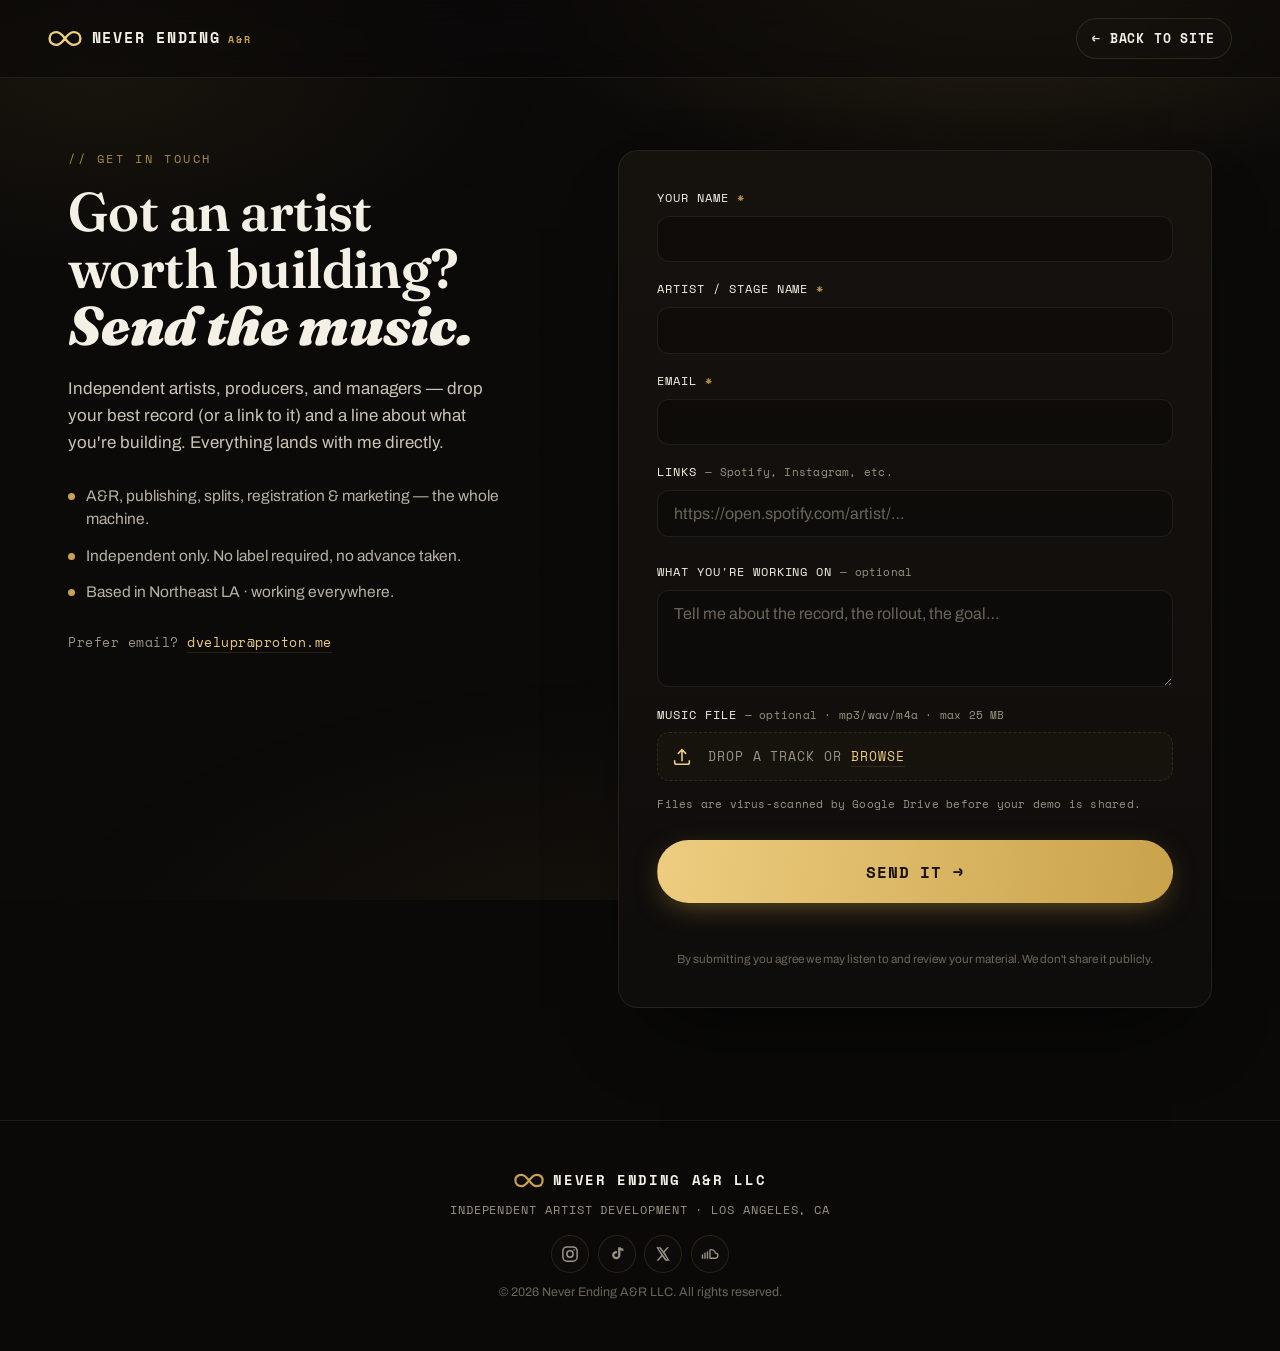
<file: contact.html>
<!DOCTYPE html>
<html lang="en">
<head>
<!-- Google tag (gtag.js) -->
<script async src="https://www.googletagmanager.com/gtag/js?id=G-Z8E3VLDGFQ"></script>
<script>
  window.dataLayer = window.dataLayer || [];
  function gtag(){dataLayer.push(arguments);}
  gtag('js', new Date());

  gtag('config', 'G-Z8E3VLDGFQ');
</script>
<meta charset="UTF-8" />
<meta name="viewport" content="width=device-width, initial-scale=1.0" />
<title>Contact — Never Ending A&R · Send your music</title>
<meta name="description" content="Submit your music to Never Ending A&R — independent artist development out of Los Angeles. Upload a demo or drop a link and start a conversation." />
<link rel="icon" href="favicon.svg" type="image/svg+xml" />
<link rel="apple-touch-icon" href="assets/img/apple-touch-icon.png" />
<link rel="canonical" href="https://neverending-ar.com/contact.html" />
<meta property="og:site_name" content="Never Ending A&R" />
<meta property="og:title" content="Contact — Never Ending A&R" />
<meta property="og:description" content="Send your music to Never Ending A&R. Independent artist development, Los Angeles." />
<meta property="og:type" content="website" />
<meta property="og:url" content="https://neverending-ar.com/contact.html" />
<meta property="og:image" content="https://neverending-ar.com/assets/img/og-card.png" />
<meta property="og:image:width" content="1200" />
<meta property="og:image:height" content="630" />
<meta property="og:image:alt" content="Never Ending A&R — Independent artists. Major-label numbers." />
<meta name="twitter:card" content="summary_large_image" />
<meta name="twitter:image" content="https://neverending-ar.com/assets/img/og-card.png" />
<meta name="robots" content="index,follow" />
<link rel="preconnect" href="https://fonts.googleapis.com" />
<link rel="preconnect" href="https://fonts.gstatic.com" crossorigin />
<link href="https://fonts.googleapis.com/css2?family=Fraunces:ital,opsz,wght@0,9..144,400;0,9..144,600;0,9..144,900;1,9..144,500;1,9..144,900&family=Archivo:wght@400;500;600;700&family=Space+Mono:wght@400;700&display=swap" rel="stylesheet" />
<link rel="stylesheet" href="styles.css" />
</head>
<body>

<div class="grain" aria-hidden="true"></div>
<div class="glow" aria-hidden="true"></div>

<!-- NAV -->
<header class="nav" id="top">
  <a class="brand" href="index.html" aria-label="Never Ending home">
    <span class="brand-mark" aria-hidden="true">
      <svg viewBox="0 0 64 32" width="34" height="17"><path d="M16 28C8.3 28 3 23.6 3 16S8.3 4 16 4c6 0 9.6 3.4 16 12 6.4 8.6 10 12 16 12 7.7 0 13-4.4 13-12S55.7 4 48 4c-6 0-9.6 3.4-16 12-6.4 8.6-10 12-16 12Z" fill="none" stroke="currentColor" stroke-width="4.5" stroke-linecap="round"/></svg>
    </span>
    <span class="brand-text">NEVER ENDING<em>A&amp;R</em></span>
  </a>
  <a class="btn btn-ghost nav-cta" href="index.html">← Back to site</a>
  <button class="nav-toggle" id="navToggle" aria-label="Open menu" aria-expanded="false" aria-controls="mobileMenu">
    <span></span><span></span><span></span>
  </button>
</header>

<!-- MOBILE MENU -->
<div class="mobile-menu" id="mobileMenu" aria-hidden="true">
  <a class="btn btn-gold mm-cta" href="index.html">← Back to site</a>
  <p class="mm-follow-label">Follow YFEGUERO</p>
  <div class="socials mm-socials" aria-label="YFEGUERO on social">
    <a class="social" href="https://instagram.com/youngflyess" target="_blank" rel="noopener" aria-label="Instagram — @youngflyess">
      <svg viewBox="0 0 24 24" width="18" height="18" fill="none" stroke="currentColor" stroke-width="2" aria-hidden="true"><rect x="2.5" y="2.5" width="19" height="19" rx="5.5"/><circle cx="12" cy="12" r="4.2"/><circle cx="17.6" cy="6.4" r="1.1" fill="currentColor" stroke="none"/></svg>
    </a>
    <a class="social" href="https://tiktok.com/@youngflyess" target="_blank" rel="noopener" aria-label="TikTok — @youngflyess">
      <svg viewBox="0 0 24 24" width="18" height="18" fill="currentColor" aria-hidden="true"><path d="M16.5 3a5.6 5.6 0 0 0 4 1.9V8.1a8.8 8.8 0 0 1-4-1.05v6.45a5.5 5.5 0 1 1-5.5-5.5c.3 0 .6.02.9.07v3.12a2.5 2.5 0 1 0 1.6 2.33V3h3Z"/></svg>
    </a>
    <a class="social" href="https://www.youtube.com/@YFEGUERO?sub_confirmation=1" target="_blank" rel="noopener" aria-label="YouTube">
      <svg viewBox="0 0 24 24" width="20" height="20" fill="currentColor" aria-hidden="true"><path d="M23 12s0-3.2-.4-4.7a2.5 2.5 0 0 0-1.7-1.7C19.4 5.2 12 5.2 12 5.2s-7.4 0-8.9.4A2.5 2.5 0 0 0 1.4 7.3C1 8.8 1 12 1 12s0 3.2.4 4.7a2.5 2.5 0 0 0 1.7 1.7c1.5.4 8.9.4 8.9.4s7.4 0 8.9-.4a2.5 2.5 0 0 0 1.7-1.7C23 15.2 23 12 23 12ZM9.8 15.3V8.7l5.7 3.3-5.7 3.3Z"/></svg>
    </a>
    <a class="social" href="https://x.com/YoungFlyEss" target="_blank" rel="noopener" aria-label="X — @YoungFlyEss">
      <svg viewBox="0 0 24 24" width="16" height="16" fill="currentColor" aria-hidden="true"><path d="M18.2 2H21l-6.6 7.5L22 22h-6.3l-4.9-6.4L5.1 22H2.3l7.1-8.1L2 2h6.4l4.4 5.9L18.2 2Zm-1.1 18h1.7L7 3.8H5.2L17.1 20Z"/></svg>
    </a>
    <a class="social" href="https://on.soundcloud.com/bAfDRpKDaygoxPuud" target="_blank" rel="noopener" aria-label="SoundCloud">
      <svg viewBox="0 0 24 24" width="20" height="20" fill="none" stroke="currentColor" stroke-width="1.7" stroke-linecap="round" stroke-linejoin="round" aria-hidden="true"><path d="M3 13v4M6 11v6M9 9.5v7.5M12 8v9h6.4a3 3 0 0 0 .1-6 5 5 0 0 0-6.5-4"/></svg>
    </a>
  </div>
</div>

<!-- FLOATING SOCIAL RAIL (wide desktop) -->
<aside class="social-rail" aria-label="Follow YFEGUERO">
  <span class="rail-label">FOLLOW</span>
  <a href="https://instagram.com/youngflyess" target="_blank" rel="noopener" aria-label="Instagram — @youngflyess">
    <svg viewBox="0 0 24 24" width="19" height="19" fill="none" stroke="currentColor" stroke-width="2" aria-hidden="true"><rect x="2.5" y="2.5" width="19" height="19" rx="5.5"/><circle cx="12" cy="12" r="4.2"/><circle cx="17.6" cy="6.4" r="1.1" fill="currentColor" stroke="none"/></svg>
  </a>
  <a href="https://tiktok.com/@youngflyess" target="_blank" rel="noopener" aria-label="TikTok — @youngflyess">
    <svg viewBox="0 0 24 24" width="19" height="19" fill="currentColor" aria-hidden="true"><path d="M16.5 3a5.6 5.6 0 0 0 4 1.9V8.1a8.8 8.8 0 0 1-4-1.05v6.45a5.5 5.5 0 1 1-5.5-5.5c.3 0 .6.02.9.07v3.12a2.5 2.5 0 1 0 1.6 2.33V3h3Z"/></svg>
  </a>
  <a href="https://www.youtube.com/@YFEGUERO?sub_confirmation=1" target="_blank" rel="noopener" aria-label="YouTube">
    <svg viewBox="0 0 24 24" width="21" height="21" fill="currentColor" aria-hidden="true"><path d="M23 12s0-3.2-.4-4.7a2.5 2.5 0 0 0-1.7-1.7C19.4 5.2 12 5.2 12 5.2s-7.4 0-8.9.4A2.5 2.5 0 0 0 1.4 7.3C1 8.8 1 12 1 12s0 3.2.4 4.7a2.5 2.5 0 0 0 1.7 1.7c1.5.4 8.9.4 8.9.4s7.4 0 8.9-.4a2.5 2.5 0 0 0 1.7-1.7C23 15.2 23 12 23 12ZM9.8 15.3V8.7l5.7 3.3-5.7 3.3Z"/></svg>
  </a>
  <a href="https://x.com/YoungFlyEss" target="_blank" rel="noopener" aria-label="X — @YoungFlyEss">
    <svg viewBox="0 0 24 24" width="17" height="17" fill="currentColor" aria-hidden="true"><path d="M18.2 2H21l-6.6 7.5L22 22h-6.3l-4.9-6.4L5.1 22H2.3l7.1-8.1L2 2h6.4l4.4 5.9L18.2 2Zm-1.1 18h1.7L7 3.8H5.2L17.1 20Z"/></svg>
  </a>
  <a href="https://on.soundcloud.com/bAfDRpKDaygoxPuud" target="_blank" rel="noopener" aria-label="SoundCloud">
    <svg viewBox="0 0 24 24" width="21" height="21" fill="none" stroke="currentColor" stroke-width="1.7" stroke-linecap="round" stroke-linejoin="round" aria-hidden="true"><path d="M3 13v4M6 11v6M9 9.5v7.5M12 8v9h6.4a3 3 0 0 0 .1-6 5 5 0 0 0-6.5-4"/></svg>
  </a>
</aside>

<main>
  <section class="section contact-page">
    <div class="contact-layout">

      <!-- LEFT: pitch -->
      <div class="contact-pitch reveal" data-d="0">
        <p class="kicker">// Get in touch</p>
        <h1 class="contact-title">Got an artist worth building?<br /><span class="serif-italic">Send the music.</span></h1>
        <p class="contact-lede">Independent artists, producers, and managers — drop your best record (or a link to it) and a line about what you're building. Everything lands with me directly.</p>
        <ul class="contact-points">
          <li><span class="cp-dot" aria-hidden="true"></span> A&amp;R, publishing, splits, registration &amp; marketing — the whole machine.</li>
          <li><span class="cp-dot" aria-hidden="true"></span> Independent only. No label required, no advance taken.</li>
          <li><span class="cp-dot" aria-hidden="true"></span> Based in Northeast LA · working everywhere.</li>
        </ul>
        <p class="contact-alt">Prefer email? <a href="mailto:dvelupr@proton.me?subject=Let%27s%20work%20—%20Never%20Ending%20A%26R">dvelupr@proton.me</a></p>
      </div>

      <!-- RIGHT: form -->
      <div class="contact-card reveal" data-d="1">
        <form id="contactForm" novalidate>
          <!-- honeypot -->
          <div class="hp" aria-hidden="true">
            <label>Company<input type="text" name="company" tabindex="-1" autocomplete="off" /></label>
          </div>

          <div class="field">
            <label for="f-name">Your name <span class="req">*</span></label>
            <input id="f-name" name="name" type="text" autocomplete="name" required />
          </div>

          <div class="field">
            <label for="f-artist">Artist / stage name <span class="req">*</span></label>
            <input id="f-artist" name="artist" type="text" required />
          </div>

          <div class="field">
            <label for="f-email">Email <span class="req">*</span></label>
            <input id="f-email" name="email" type="email" autocomplete="email" required />
          </div>

          <div class="field">
            <label for="f-links">Links <span class="opt">— Spotify, Instagram, etc.</span></label>
            <input id="f-links" name="links" type="text" inputmode="url" placeholder="https://open.spotify.com/artist/…" />
            <p class="field-note" id="links-note"></p>
          </div>

          <div class="field">
            <label for="f-message">What you're working on <span class="opt">— optional</span></label>
            <textarea id="f-message" name="message" rows="4" placeholder="Tell me about the record, the rollout, the goal…"></textarea>
          </div>

          <div class="field">
            <label for="f-file">Music file <span class="opt">— optional · mp3/wav/m4a · max 25 MB</span></label>
            <label class="dropzone" id="dropzone" for="f-file">
              <input id="f-file" name="file" type="file" accept=".mp3,.wav,.m4a,audio/mpeg,audio/wav,audio/x-wav,audio/mp4,audio/x-m4a" />
              <span class="dz-icon" aria-hidden="true">
                <svg viewBox="0 0 24 24" width="22" height="22" fill="none" stroke="currentColor" stroke-width="1.7" stroke-linecap="round" stroke-linejoin="round"><path d="M12 16V4m0 0 4 4m-4-4-4 4"/><path d="M4 16v2a2 2 0 0 0 2 2h12a2 2 0 0 0 2-2v-2"/></svg>
              </span>
              <span class="dz-text" id="dz-text">Drop a track or <u>browse</u></span>
            </label>
            <p class="field-note" id="file-note">Files are virus-scanned by Google Drive before your demo is shared.</p>
          </div>

          <button class="btn btn-gold btn-lg form-submit" type="submit" id="submitBtn">Send it →</button>

          <p class="form-status" id="formStatus" role="status" aria-live="polite"></p>
          <p class="form-fine">By submitting you agree we may listen to and review your material. We don't share it publicly.</p>
        </form>
      </div>

    </div>
  </section>
</main>

<footer class="footer">
  <div class="foot-brand">
    <span class="brand-mark" aria-hidden="true">
      <svg viewBox="0 0 64 32" width="30" height="15"><path d="M16 28C8.3 28 3 23.6 3 16S8.3 4 16 4c6 0 9.6 3.4 16 12 6.4 8.6 10 12 16 12 7.7 0 13-4.4 13-12S55.7 4 48 4c-6 0-9.6 3.4-16 12-6.4 8.6-10 12-16 12Z" fill="none" stroke="currentColor" stroke-width="4.5" stroke-linecap="round"/></svg>
    </span>
    NEVER ENDING A&amp;R LLC
  </div>
  <p class="foot-meta">Independent artist development · Los Angeles, CA</p>
  <div class="socials" aria-label="YFEGUERO on social">
    <a class="social" href="https://instagram.com/youngflyess" target="_blank" rel="noopener" aria-label="Instagram — @youngflyess">
      <svg viewBox="0 0 24 24" width="18" height="18" fill="none" stroke="currentColor" stroke-width="2" aria-hidden="true"><rect x="2.5" y="2.5" width="19" height="19" rx="5.5"/><circle cx="12" cy="12" r="4.2"/><circle cx="17.6" cy="6.4" r="1.1" fill="currentColor" stroke="none"/></svg>
    </a>
    <a class="social" href="https://tiktok.com/@youngflyess" target="_blank" rel="noopener" aria-label="TikTok — @youngflyess">
      <svg viewBox="0 0 24 24" width="18" height="18" fill="currentColor" aria-hidden="true"><path d="M16.5 3a5.6 5.6 0 0 0 4 1.9V8.1a8.8 8.8 0 0 1-4-1.05v6.45a5.5 5.5 0 1 1-5.5-5.5c.3 0 .6.02.9.07v3.12a2.5 2.5 0 1 0 1.6 2.33V3h3Z"/></svg>
    </a>
    <a class="social" href="https://x.com/YoungFlyEss" target="_blank" rel="noopener" aria-label="X — @YoungFlyEss">
      <svg viewBox="0 0 24 24" width="16" height="16" fill="currentColor" aria-hidden="true"><path d="M18.2 2H21l-6.6 7.5L22 22h-6.3l-4.9-6.4L5.1 22H2.3l7.1-8.1L2 2h6.4l4.4 5.9L18.2 2Zm-1.1 18h1.7L7 3.8H5.2L17.1 20Z"/></svg>
    </a>
    <a class="social" href="https://on.soundcloud.com/bAfDRpKDaygoxPuud" target="_blank" rel="noopener" aria-label="SoundCloud">
      <svg viewBox="0 0 24 24" width="20" height="20" fill="none" stroke="currentColor" stroke-width="1.7" stroke-linecap="round" stroke-linejoin="round" aria-hidden="true"><path d="M3 13v4M6 11v6M9 9.5v7.5M12 8v9h6.4a3 3 0 0 0 .1-6 5 5 0 0 0-6.5-4"/></svg>
    </a>
  </div>
  <p class="foot-copy">© 2026 Never Ending A&amp;R LLC. All rights reserved.</p>
</footer>

<script src="app.js"></script>
</body>
</html>
</file>
<file: styles.css>
/* ============================================================
   NEVER ENDING A&R — "After-hours / the receipts"
   Fraunces (editorial serif) · Archivo (grotesque) · Space Mono (data)
   ============================================================ */

:root{
  --bg:#0a0908;
  --bg-2:#0f0d0b;
  --panel:#15120e;
  --panel-2:#1b1712;
  --ink:#f5f0e6;
  --muted:#9c948684;
  --muted-2:#9b9384;
  --gold:#c9a24b;
  --gold-bright:#edcd80;
  --gold-deep:#8a6d2e;
  --chrome:#cfd4da;
  --line:rgba(201,162,75,.16);
  --line-2:rgba(245,240,230,.08);
  --green:#1db954;
  --maxw:1240px;
  --ease:cubic-bezier(.2,.7,.2,1);
}

*{box-sizing:border-box;margin:0;padding:0}
html{scroll-behavior:smooth}
body{
  background:var(--bg);
  color:var(--ink);
  font-family:"Archivo",system-ui,sans-serif;
  font-size:17px;
  line-height:1.6;
  -webkit-font-smoothing:antialiased;
  overflow-x:hidden;
  position:relative;
}
img{display:block;max-width:100%}
a{color:inherit;text-decoration:none}

/* ---- Atmosphere ---- */
.grain{
  position:fixed;inset:0;z-index:1;pointer-events:none;opacity:.05;mix-blend-mode:overlay;
  background-image:url("data:image/svg+xml,%3Csvg xmlns='http://www.w3.org/2000/svg' width='120' height='120'%3E%3Cfilter id='n'%3E%3CfeTurbulence type='fractalNoise' baseFrequency='.9' numOctaves='2'/%3E%3C/filter%3E%3Crect width='100%25' height='100%25' filter='url(%23n)'/%3E%3C/svg%3E");
}
.glow{
  position:fixed;inset:0;z-index:0;pointer-events:none;
  background:
    radial-gradient(60% 40% at 78% -5%, rgba(201,162,75,.16), transparent 70%),
    radial-gradient(50% 35% at 8% 8%, rgba(201,162,75,.07), transparent 70%),
    radial-gradient(70% 50% at 50% 110%, rgba(138,109,46,.10), transparent 70%);
}
main,.nav,.footer,.marquee{position:relative;z-index:2}

/* ---- Typography helpers ---- */
.serif-italic{font-family:"Fraunces",serif;font-style:italic;font-weight:900}
.kicker{font-family:"Space Mono",monospace;font-size:.74rem;letter-spacing:.22em;text-transform:uppercase;color:var(--gold);opacity:.85}
.eyebrow{font-family:"Space Mono",monospace;font-size:.76rem;letter-spacing:.2em;text-transform:uppercase;color:var(--muted-2)}

/* ---- Buttons ---- */
.btn{
  display:inline-flex;align-items:center;gap:.5em;
  font-family:"Space Mono",monospace;font-size:.82rem;letter-spacing:.06em;text-transform:uppercase;font-weight:700;
  padding:.95em 1.5em;border-radius:100px;border:1px solid transparent;
  transition:transform .35s var(--ease),background .35s,color .35s,border-color .35s,box-shadow .35s;
  cursor:pointer;white-space:nowrap;
}
.btn-gold{
  background:linear-gradient(100deg,var(--gold-bright),var(--gold));
  color:#1a1305;box-shadow:0 8px 30px -10px rgba(201,162,75,.6);
}
.btn-gold:hover{transform:translateY(-3px);box-shadow:0 14px 40px -10px rgba(201,162,75,.75)}
.btn-ghost{border-color:var(--line);color:var(--ink);background:rgba(255,255,255,.012)}
.btn-ghost:hover{border-color:var(--gold);color:var(--gold-bright);transform:translateY(-3px)}
.btn-lg{font-size:1rem;padding:1.15em 2em}

/* ---- NAV ---- */
.nav{
  position:sticky;top:0;z-index:100;
  display:flex;align-items:center;justify-content:space-between;gap:1rem;
  padding:1.1rem clamp(1.2rem,4vw,3rem);
  background:rgba(10,9,8,.55);backdrop-filter:blur(14px);
  border-bottom:1px solid var(--line-2);
}
.brand{display:flex;align-items:center;gap:.6rem;color:var(--ink)}
.brand-mark{color:var(--gold-bright);display:flex}
.brand-text{font-family:"Space Mono",monospace;font-weight:700;letter-spacing:.12em;font-size:.92rem;display:flex;align-items:baseline;gap:.5em}
.brand-text em{font-style:normal;color:var(--gold);font-size:.7em;letter-spacing:.18em}
.nav-cta{padding:.7em 1.2em}

/* ---- HERO ---- */
.hero{
  max-width:var(--maxw);margin:0 auto;
  padding:clamp(3rem,8vw,6.5rem) clamp(1.2rem,4vw,3rem) clamp(2rem,5vw,4rem);
  display:grid;grid-template-columns:1.15fr .85fr;gap:clamp(2rem,5vw,4rem);align-items:center;
}
.hero-copy{max-width:560px}
.hero h1{
  font-family:"Fraunces",serif;font-weight:900;line-height:.96;letter-spacing:-.02em;
  font-size:clamp(2.9rem,7vw,5.2rem);margin:.4rem 0 1.3rem;text-wrap:balance;
}
.lede{color:#cbc3b4;font-size:1.06rem;margin-bottom:2rem;max-width:46ch}
.hero-cta{display:flex;gap:.8rem;flex-wrap:wrap;margin-bottom:2.6rem}
.hero-stats{display:flex;gap:2.2rem;flex-wrap:wrap;padding-top:1.8rem;border-top:1px solid var(--line-2)}
.hero-stats dt{font-family:"Fraunces",serif;font-weight:900;font-size:2rem;color:var(--gold-bright);line-height:1}
.hero-stats dd{font-family:"Space Mono",monospace;font-size:.68rem;letter-spacing:.1em;text-transform:uppercase;color:var(--muted-2);margin-top:.5rem}

.hero-media{justify-self:end;width:100%}
.hero-frame{
  position:relative;border-radius:18px;overflow:hidden;
  border:1px solid var(--line);
  box-shadow:0 40px 80px -30px rgba(0,0,0,.8), inset 0 0 0 1px rgba(255,255,255,.03);
  aspect-ratio:3/3.6;
}
.hero-frame img{width:100%;height:100%;object-fit:cover;object-position:center 18%;filter:saturate(1.02) contrast(1.03)}
.hero-frame::after{content:"";position:absolute;inset:0;background:linear-gradient(180deg,transparent 55%,rgba(10,9,8,.55))}
.frame-tag{
  position:absolute;left:14px;top:14px;z-index:2;
  font-family:"Space Mono",monospace;font-size:.62rem;letter-spacing:.18em;
  padding:.4em .8em;border-radius:100px;background:rgba(10,9,8,.6);border:1px solid var(--line);color:var(--gold-bright);
  backdrop-filter:blur(6px);
}
.plaque-badge{
  position:absolute;right:16px;bottom:16px;z-index:2;
  display:flex;align-items:center;gap:.6rem;
  padding:.6rem .9rem;border-radius:14px;
  background:linear-gradient(135deg,rgba(237,205,128,.95),rgba(201,162,75,.9));
  color:#1a1305;box-shadow:0 14px 30px -12px rgba(0,0,0,.7);
}
.pb-num{font-family:"Fraunces",serif;font-weight:900;font-size:1.8rem;line-height:1}
.pb-label{font-family:"Space Mono",monospace;font-size:.56rem;letter-spacing:.12em;text-transform:uppercase;line-height:1.25}

/* ---- MARQUEE ---- */
.marquee{
  border-top:1px solid var(--line-2);border-bottom:1px solid var(--line-2);
  padding:1.1rem 0;overflow:hidden;white-space:nowrap;
  background:linear-gradient(90deg,rgba(201,162,75,.05),transparent 30%,transparent 70%,rgba(201,162,75,.05));
}
.marquee-track{display:inline-flex;align-items:center;gap:2rem;animation:scroll 32s linear infinite}
.marquee-track span{font-family:"Fraunces",serif;font-style:italic;font-weight:500;font-size:clamp(1.4rem,3vw,2.2rem);color:var(--ink)}
.marquee-track i{color:var(--gold);font-style:normal;font-size:1rem}
@keyframes scroll{to{transform:translateX(-50%)}}

/* ---- SECTION SHELL ---- */
.section{max-width:var(--maxw);margin:0 auto;padding:clamp(4rem,9vw,7rem) clamp(1.2rem,4vw,3rem)}
.section-head{max-width:780px;margin-bottom:clamp(2.4rem,5vw,3.6rem)}
.section-head h2{
  font-family:"Fraunces",serif;font-weight:600;line-height:1.04;letter-spacing:-.01em;
  font-size:clamp(1.9rem,4.4vw,3.2rem);margin-top:1rem;text-wrap:balance;
}

/* ---- CARDS ---- */
.cards{display:grid;grid-template-columns:repeat(3,1fr);gap:1rem}
.card{
  position:relative;padding:2rem 1.7rem 1.9rem;border-radius:16px;
  background:linear-gradient(180deg,var(--panel),var(--bg-2));
  border:1px solid var(--line-2);overflow:hidden;
  transition:transform .4s var(--ease),border-color .4s;
}
.card::before{content:"";position:absolute;inset:0;border-radius:16px;padding:1px;
  background:linear-gradient(140deg,rgba(201,162,75,.4),transparent 40%);
  -webkit-mask:linear-gradient(#000 0 0) content-box,linear-gradient(#000 0 0);-webkit-mask-composite:xor;mask-composite:exclude;
  opacity:0;transition:opacity .4s}
.card:hover{transform:translateY(-5px);border-color:transparent}
.card:hover::before{opacity:1}
.card-no{font-family:"Space Mono",monospace;font-size:.8rem;color:var(--gold);letter-spacing:.1em}
.card h3{font-family:"Fraunces",serif;font-weight:600;font-size:1.4rem;margin:.7rem 0 .7rem;line-height:1.1}
.card p{color:#b8b0a2;font-size:.96rem}
.card p em{color:var(--gold-bright);font-style:italic}
.card-quote{display:flex;flex-direction:column;justify-content:center;background:linear-gradient(140deg,rgba(201,162,75,.12),var(--bg-2))}
.cq{font-family:"Fraunces",serif;font-style:italic;font-weight:500;font-size:1.5rem;line-height:1.25}
.cq .g{color:var(--gold-bright)}
.cq-by{font-family:"Space Mono",monospace;font-size:.7rem;letter-spacing:.1em;color:var(--muted-2);margin-top:1rem;text-transform:uppercase}

/* ---- CASE STUDY ---- */
.case-grid{display:grid;grid-template-columns:1.3fr .7fr;gap:clamp(1.5rem,4vw,3rem);align-items:center;margin-bottom:clamp(2.5rem,5vw,4rem)}
.case-story p{color:#c4bcae;margin-bottom:1.1rem;font-size:1.05rem}
.case-story p strong{color:var(--ink)}
.case-story p em{color:var(--gold-bright);font-style:italic}
.case-story .btn{margin-top:.8rem}
.press-feature{display:flex;flex-direction:column;gap:.35rem;position:relative;
  margin:.4rem 0 1.4rem;padding:1rem 2.6rem 1rem 1.1rem;border-radius:12px;
  border:1px solid var(--line);border-left:3px solid var(--gold);background:rgba(201,162,75,.05);
  transition:background .35s,border-color .35s,transform .35s var(--ease)}
.press-feature:hover{background:rgba(201,162,75,.1);transform:translateY(-2px)}
.pf-label{font-family:"Space Mono",monospace;font-size:.64rem;letter-spacing:.13em;text-transform:uppercase;color:var(--gold)}
.pf-title{font-family:"Fraunces",serif;font-style:italic;font-weight:500;font-size:1.05rem;color:var(--ink);line-height:1.32}
.pf-go{position:absolute;right:1rem;top:1rem;color:var(--gold-bright);font-size:1.05rem;transition:transform .35s var(--ease)}
.press-feature:hover .pf-go{transform:translate(2px,-2px)}
.case-portrait{border-radius:16px;overflow:hidden;border:1px solid var(--line);box-shadow:0 30px 60px -28px rgba(0,0,0,.8)}
.case-portrait img{width:100%;aspect-ratio:3/3.4;object-fit:cover;object-position:center 25%}

.bigstats{display:grid;grid-template-columns:repeat(4,1fr);gap:1px;background:var(--line-2);
  border:1px solid var(--line-2);border-radius:16px;overflow:hidden;margin-bottom:clamp(2.5rem,5vw,4rem)}
.bigstat{background:var(--bg-2);padding:1.8rem 1.4rem;text-align:left}
.bs-num{display:block;font-family:"Fraunces",serif;font-weight:900;font-size:clamp(1.8rem,3.6vw,2.7rem);color:var(--gold-bright);line-height:1;letter-spacing:-.01em}
.bs-label{display:block;font-family:"Space Mono",monospace;font-size:.66rem;letter-spacing:.08em;text-transform:uppercase;color:var(--muted-2);margin-top:.7rem;line-height:1.4}

/* ---- TRACKS ---- */
.tracks .kicker{margin-bottom:1.2rem;display:block}
.track-list{list-style:none}
.track-list li{
  display:grid;grid-template-columns:34px 1.3fr 2fr auto;align-items:center;gap:1rem;
  padding:1.05rem .4rem;border-bottom:1px solid var(--line-2);
}
.t-rank{font-family:"Space Mono",monospace;color:var(--gold);font-size:.82rem}
.t-name{font-family:"Fraunces",serif;font-size:1.2rem;font-weight:600;display:flex;align-items:center;gap:.6rem;flex-wrap:wrap}
.t-tag{font-family:"Space Mono",monospace;font-style:normal;font-size:.58rem;letter-spacing:.08em;text-transform:uppercase;
  color:var(--gold-bright);border:1px solid var(--line);padding:.22em .6em;border-radius:100px}
.t-bar{height:7px;border-radius:100px;background:rgba(255,255,255,.05);overflow:hidden}
.t-bar i{display:block;height:100%;width:0;border-radius:100px;
  background:linear-gradient(90deg,var(--gold-deep),var(--gold-bright));
  transition:width 1.4s var(--ease)}
.t-num{font-family:"Space Mono",monospace;font-size:.95rem;color:var(--ink);text-align:right;min-width:96px}

/* ---- PROOF ---- */
.proof-grid{display:grid;grid-template-columns:1fr 1fr;gap:1.2rem}
.receipt{
  background:var(--panel);border:1px solid var(--line-2);border-radius:16px;padding:1rem;overflow:hidden;
  transition:transform .4s var(--ease),border-color .4s;
}
.receipt:hover{transform:translateY(-4px);border-color:var(--line)}
.receipt img{width:100%;border-radius:10px;border:1px solid var(--line-2)}
.receipt figcaption{font-family:"Space Mono",monospace;font-size:.74rem;color:var(--muted-2);line-height:1.5;padding:.9rem .3rem .3rem;letter-spacing:.02em}
.receipt figcaption strong{color:var(--gold-bright)}
.receipt figcaption em{color:var(--ink);font-style:italic}
.gallery{grid-column:1/-1;display:grid;grid-template-columns:1fr 1fr;gap:1.2rem}
.gallery figure{border-radius:16px;overflow:hidden;border:1px solid var(--line-2)}
.gallery img{width:100%;aspect-ratio:4/3;object-fit:cover;object-position:center 30%;transition:transform .8s var(--ease)}
.gallery figure:hover img{transform:scale(1.05)}

/* ---- LISTEN ---- */
.players{display:grid;grid-template-columns:repeat(3,1fr);gap:1.2rem;align-items:start}
.player{background:var(--panel);border:1px solid var(--line-2);border-radius:18px;padding:1.2rem}
.player-h{font-family:"Space Mono",monospace;font-size:.82rem;letter-spacing:.1em;text-transform:uppercase;
  display:flex;align-items:center;gap:.6rem;margin-bottom:1rem;color:var(--ink)}
.dot{width:10px;height:10px;border-radius:50%}
.dot-sp{background:var(--green)}.dot-am{background:#fa57c1}.dot-yt{background:#ff0033}
.player-link{display:inline-block;margin-top:.8rem;font-family:"Space Mono",monospace;font-size:.74rem;color:var(--gold);letter-spacing:.06em}
.player-link:hover{color:var(--gold-bright)}
.player-yt .yt-card{display:flex;flex-direction:column;gap:1.2rem;padding:1rem .4rem .4rem}
.yt-card p{color:#b8b0a2;font-size:.96rem}

/* ---- TEAM ---- */
.team-grid{display:grid;grid-template-columns:repeat(3,1fr);gap:1rem}
.member{padding:2rem 1.7rem;border-radius:16px;background:linear-gradient(180deg,var(--panel),var(--bg-2));border:1px solid var(--line-2);transition:border-color .4s,transform .4s var(--ease)}
.member:hover{border-color:var(--line);transform:translateY(-4px)}
.m-role{font-family:"Space Mono",monospace;font-size:.66rem;letter-spacing:.14em;text-transform:uppercase;color:var(--gold)}
.member h3{font-family:"Fraunces",serif;font-weight:900;font-size:1.7rem;margin:.5rem 0 .8rem}
.member p{color:#b8b0a2;font-size:.96rem;margin-bottom:1.2rem}
.m-link{font-family:"Space Mono",monospace;font-size:.8rem;color:var(--gold-bright);border-bottom:1px solid var(--line)}
.member-artist{background:linear-gradient(140deg,rgba(201,162,75,.1),var(--bg-2))}

/* ---- SOCIALS ---- */
.socials{display:flex;align-items:center;gap:.55rem;margin-top:1.2rem}
.footer .socials{justify-content:center;margin-top:.4rem}
.social{
  display:flex;align-items:center;justify-content:center;
  width:38px;height:38px;border-radius:50%;
  border:1px solid var(--line);color:var(--muted-2);background:rgba(255,255,255,.012);
  transition:color .3s,border-color .3s,background .3s,transform .3s var(--ease);
}
.social:hover{color:var(--gold-bright);border-color:var(--gold);background:rgba(201,162,75,.07);transform:translateY(-3px)}

/* ---- CONTACT PAGE / FORM ---- */
.contact-page{padding-top:clamp(2.5rem,6vw,4.5rem)}
.contact-layout{display:grid;grid-template-columns:.9fr 1.1fr;gap:clamp(2rem,5vw,4rem);align-items:start}
.contact-pitch{position:sticky;top:96px}
.contact-title{font-family:"Fraunces",serif;font-weight:600;line-height:1.04;letter-spacing:-.01em;
  font-size:clamp(2.1rem,4.6vw,3.4rem);margin:1rem 0 1.3rem;text-wrap:balance}
.contact-lede{color:#cbc3b4;font-size:1.06rem;margin-bottom:1.8rem;max-width:42ch}
.contact-points{list-style:none;display:flex;flex-direction:column;gap:.9rem;margin-bottom:1.8rem}
.contact-points li{display:flex;gap:.7rem;align-items:baseline;color:#b8b0a2;font-size:.97rem;line-height:1.45}
.cp-dot{flex:none;width:7px;height:7px;border-radius:50%;background:var(--gold);transform:translateY(-1px)}
.contact-alt{font-family:"Space Mono",monospace;font-size:.8rem;letter-spacing:.04em;color:var(--muted-2)}
.contact-alt a{color:var(--gold-bright);border-bottom:1px solid var(--line)}

.contact-card{
  background:linear-gradient(180deg,var(--panel),var(--bg-2));
  border:1px solid var(--line-2);border-radius:20px;
  padding:clamp(1.5rem,3vw,2.4rem);
  box-shadow:0 40px 80px -40px rgba(0,0,0,.8);
}
.hp{position:absolute;left:-9999px;width:1px;height:1px;overflow:hidden}

.field{display:flex;flex-direction:column;margin-bottom:1.15rem}
.field label{font-family:"Space Mono",monospace;font-size:.74rem;letter-spacing:.08em;text-transform:uppercase;
  color:var(--ink);margin-bottom:.5rem}
.field .req{color:var(--gold)}
.field .opt{color:var(--muted-2);text-transform:none;letter-spacing:.02em;font-size:.92em}
.field input,.field textarea{
  font-family:"Archivo",sans-serif;font-size:1rem;color:var(--ink);
  background:rgba(0,0,0,.25);border:1px solid var(--line-2);border-radius:12px;
  padding:.85em 1em;width:100%;transition:border-color .3s,box-shadow .3s,background .3s;
}
.field textarea{resize:vertical;min-height:96px}
.field input::placeholder,.field textarea::placeholder{color:#6b6458}
.field input:focus,.field textarea:focus{outline:none;border-color:var(--gold);background:rgba(0,0,0,.35);
  box-shadow:0 0 0 3px rgba(201,162,75,.12)}
.field input.invalid,.field textarea.invalid{border-color:#c0584b;box-shadow:0 0 0 3px rgba(192,88,75,.14)}
.field-note{font-family:"Space Mono",monospace;font-size:.68rem;letter-spacing:.02em;color:var(--muted-2);
  margin-top:.5rem;line-height:1.4}
.field-note.warn{color:#e0a04b}
.field-note.bad{color:#d9756a}

/* file dropzone */
.dropzone{position:relative;display:flex;align-items:center;gap:.9rem;cursor:pointer;
  border:1px dashed var(--line);border-radius:12px;padding:1.05em 1.1em;
  background:rgba(201,162,75,.03);transition:border-color .3s,background .3s,color .3s}
.dropzone:hover,.dropzone.drag{border-color:var(--gold);background:rgba(201,162,75,.07)}
.dropzone input[type=file]{position:absolute;inset:0;opacity:0;cursor:pointer}
.dz-icon{flex:none;color:var(--gold-bright);display:flex}
.dz-text{font-family:"Space Mono",monospace;font-size:.84rem;color:var(--muted-2)}
.dz-text u{color:var(--gold-bright);text-decoration:none;border-bottom:1px solid var(--line)}
.dropzone.has-file{border-style:solid;border-color:var(--gold)}
.dropzone.has-file .dz-text{color:var(--ink)}

.form-submit{width:100%;justify-content:center;margin-top:.6rem}
.form-submit[disabled]{opacity:.6;pointer-events:none}
.form-status{font-family:"Space Mono",monospace;font-size:.82rem;letter-spacing:.02em;
  margin-top:1rem;min-height:1.2em;text-align:center}
.form-status.ok{color:var(--gold-bright)}
.form-status.err{color:#d9756a}
.form-fine{font-size:.74rem;color:#6b6458;margin-top:1rem;text-align:center;line-height:1.5}

@media(max-width:900px){
  .contact-layout{grid-template-columns:1fr;gap:2.2rem}
  .contact-pitch{position:static}
}

/* ---- CONTACT ---- */
.contact{text-align:center}
.contact-inner{max-width:680px;margin:0 auto}
.contact-h{font-family:"Fraunces",serif;font-weight:600;font-size:clamp(2.4rem,6vw,4.2rem);line-height:1.02;margin:1rem 0 1.4rem;text-wrap:balance}
.contact-sub{color:#c4bcae;margin-bottom:2.2rem;font-size:1.08rem}

/* ---- FOOTER ---- */
.footer{border-top:1px solid var(--line-2);padding:3rem clamp(1.2rem,4vw,3rem);text-align:center;display:flex;flex-direction:column;gap:.6rem;align-items:center}
.foot-brand{display:flex;align-items:center;gap:.6rem;font-family:"Space Mono",monospace;font-weight:700;letter-spacing:.12em;color:var(--ink);font-size:.86rem}
.foot-brand .brand-mark{color:var(--gold)}
.foot-meta{font-family:"Space Mono",monospace;font-size:.72rem;letter-spacing:.08em;color:var(--muted-2);text-transform:uppercase}
.foot-copy{font-size:.78rem;color:#6b6458}

/* ---- REVEAL ANIMATION ---- */
.reveal{opacity:0;transform:translateY(24px);transition:opacity .9s var(--ease),transform .9s var(--ease)}
.reveal.in{opacity:1;transform:none}
.section-head,.card,.bigstat,.receipt,.member,.player,.case-story,.case-portrait,.gallery figure,.follow-media,.follow-btn{opacity:0;transform:translateY(28px);transition:opacity .8s var(--ease),transform .8s var(--ease)}
.in-view{opacity:1!important;transform:none!important}

/* ---- MOBILE NAV (hamburger) ---- */
.nav-toggle{
  display:none;flex-direction:column;justify-content:center;gap:5px;
  width:42px;height:42px;padding:0 9px;cursor:pointer;
  border:1px solid var(--line);border-radius:10px;background:rgba(255,255,255,.012);
}
.nav-toggle span{display:block;height:2px;width:100%;background:var(--ink);border-radius:2px;
  transition:transform .3s var(--ease),opacity .25s}
.nav-toggle.open span:nth-child(1){transform:translateY(7px) rotate(45deg)}
.nav-toggle.open span:nth-child(2){opacity:0}
.nav-toggle.open span:nth-child(3){transform:translateY(-7px) rotate(-45deg)}

.mobile-menu{
  position:fixed;inset:0;z-index:90;
  display:flex;flex-direction:column;justify-content:center;gap:.6rem;
  padding:5.5rem clamp(1.5rem,7vw,3rem) 2.5rem;
  background:rgba(10,9,8,.97);backdrop-filter:blur(12px);
  opacity:0;visibility:hidden;transform:translateY(-10px);
  transition:opacity .3s,transform .35s var(--ease),visibility .3s;
}
.mobile-menu.open{opacity:1;visibility:visible;transform:none}
.mm-cta{width:100%;justify-content:center;margin-top:1.3rem}
.mm-follow-label{font-family:"Space Mono",monospace;font-size:.7rem;letter-spacing:.16em;
  text-transform:uppercase;color:var(--muted-2);text-align:center;margin-top:1.8rem}
.mm-socials{justify-content:center;margin-top:.9rem}
body.menu-open{overflow:hidden}

/* ---- FLOATING SOCIAL RAIL ---- */
.social-rail{
  position:fixed;right:0;top:50%;transform:translateY(-50%);z-index:40;
  display:none;flex-direction:column;align-items:center;gap:.4rem;
  padding:.85rem .5rem;
  background:rgba(15,13,11,.72);backdrop-filter:blur(10px);
  border:1px solid var(--line);border-right:none;border-radius:14px 0 0 14px;
  box-shadow:-8px 0 30px -16px rgba(0,0,0,.7);
}
.rail-label{writing-mode:vertical-rl;text-orientation:mixed;transform:rotate(180deg);
  font-family:"Space Mono",monospace;font-size:.58rem;letter-spacing:.22em;color:var(--gold);margin-bottom:.25rem}
.social-rail a{display:flex;align-items:center;justify-content:center;width:36px;height:36px;border-radius:50%;
  color:var(--muted-2);transition:color .3s,background .3s,transform .3s var(--ease)}
.social-rail a:hover{color:var(--gold-bright);background:rgba(201,162,75,.1);transform:scale(1.14)}

/* ---- FOLLOW SECTION ---- */
.follow-grid{display:grid;grid-template-columns:1.4fr 1fr;gap:clamp(1.5rem,4vw,3rem);align-items:start}
.follow-media{display:flex;flex-direction:column;gap:1.1rem}
.yt-embed{position:relative;width:100%;aspect-ratio:16/9;border-radius:16px;overflow:hidden;
  border:1px solid var(--line);background:#000;box-shadow:0 30px 60px -30px rgba(0,0,0,.85)}
.yt-embed iframe{position:absolute;inset:0;width:100%;height:100%;border:0}
.yt-facade{position:absolute;inset:0;width:100%;height:100%;padding:0;border:0;cursor:pointer;background:#000;display:block;overflow:hidden}
.yt-facade img{width:100%;height:100%;object-fit:cover;transition:transform .6s var(--ease),filter .35s}
.yt-facade::after{content:"";position:absolute;inset:0;background:radial-gradient(60% 60% at 50% 50%,transparent,rgba(10,9,8,.35))}
.yt-facade:hover img{transform:scale(1.04);filter:brightness(1.05)}
.yt-play{position:absolute;top:50%;left:50%;transform:translate(-50%,-50%);transition:transform .3s var(--ease)}
.yt-play svg{display:block;filter:drop-shadow(0 6px 18px rgba(0,0,0,.5))}
.yt-play-bg{fill:#212121;fill-opacity:.82;transition:fill .3s,fill-opacity .3s}
.yt-facade:hover .yt-play{transform:translate(-50%,-50%) scale(1.08)}
.yt-facade:hover .yt-play-bg{fill:#ff0033;fill-opacity:1}
.follow-sub{align-self:center}
.follow-links{display:flex;flex-direction:column;gap:.8rem}
.follow-btn{display:flex;align-items:center;gap:1rem;padding:.95rem 1.15rem;border-radius:14px;
  background:linear-gradient(180deg,var(--panel),var(--bg-2));border:1px solid var(--line-2);
  transition:transform .35s var(--ease),border-color .35s}
.follow-btn:hover{transform:translateY(-3px);border-color:var(--gold)}
.fb-ic{flex:none;width:46px;height:46px;border-radius:12px;display:flex;align-items:center;justify-content:center;
  color:var(--ink);background:rgba(255,255,255,.04);transition:background .35s,color .35s}
.fb-txt{display:flex;flex-direction:column;line-height:1.2}
.fb-net{font-family:"Space Mono",monospace;font-size:.68rem;letter-spacing:.1em;text-transform:uppercase;color:var(--muted-2)}
.fb-handle{font-family:"Fraunces",serif;font-size:1.15rem;font-weight:600;color:var(--ink);transition:color .35s}
.fb-go{margin-left:auto;color:var(--muted-2);font-size:1.1rem;transition:color .35s,transform .35s var(--ease)}
.follow-btn:hover .fb-handle{color:var(--gold-bright)}
.follow-btn:hover .fb-go{color:var(--gold-bright);transform:translate(3px,-3px)}
.fb-ig:hover .fb-ic{background:linear-gradient(45deg,#f09433,#e6683c,#dc2743,#cc2366,#bc1888);color:#fff}
.fb-tt:hover .fb-ic{background:#010101;color:#25f4ee}
.fb-x:hover .fb-ic{background:#010101;color:#fff}
.fb-sc:hover .fb-ic{background:#ff5500;color:#fff}

/* ---- RESPONSIVE ---- */
@media(min-width:1300px){
  .social-rail{display:flex}
}
@media(max-width:980px){
  .hero{grid-template-columns:1fr;text-align:left}
  .hero-media{justify-self:stretch;max-width:460px}
  .nav-cta{display:none}
  .nav-toggle{display:flex}
  .follow-grid{grid-template-columns:1fr}
  .cards,.team-grid,.players{grid-template-columns:1fr 1fr}
  .case-grid{grid-template-columns:1fr}
  .case-portrait{max-width:420px}
  .bigstats{grid-template-columns:1fr 1fr}
  .proof-grid{grid-template-columns:1fr}
}
@media(max-width:620px){
  body{font-size:16px}
  .cards,.team-grid,.players,.gallery,.bigstats{grid-template-columns:1fr}
  .hero-stats{gap:1.4rem}
  .hero-stats dt{font-size:1.6rem}
  .track-list li{grid-template-columns:26px 1fr auto;gap:.7rem}
  .t-bar{display:none}
  .nav-cta{display:none}
  .marquee-track span{font-size:1.5rem}
}
@media(prefers-reduced-motion:reduce){
  *{animation:none!important;transition:none!important}
  .reveal,.section-head,.card,.bigstat,.receipt,.member,.player,.case-story,.case-portrait,.gallery figure,.follow-media,.follow-btn{opacity:1;transform:none}
  .mobile-menu{transition:none}
}
</file>
